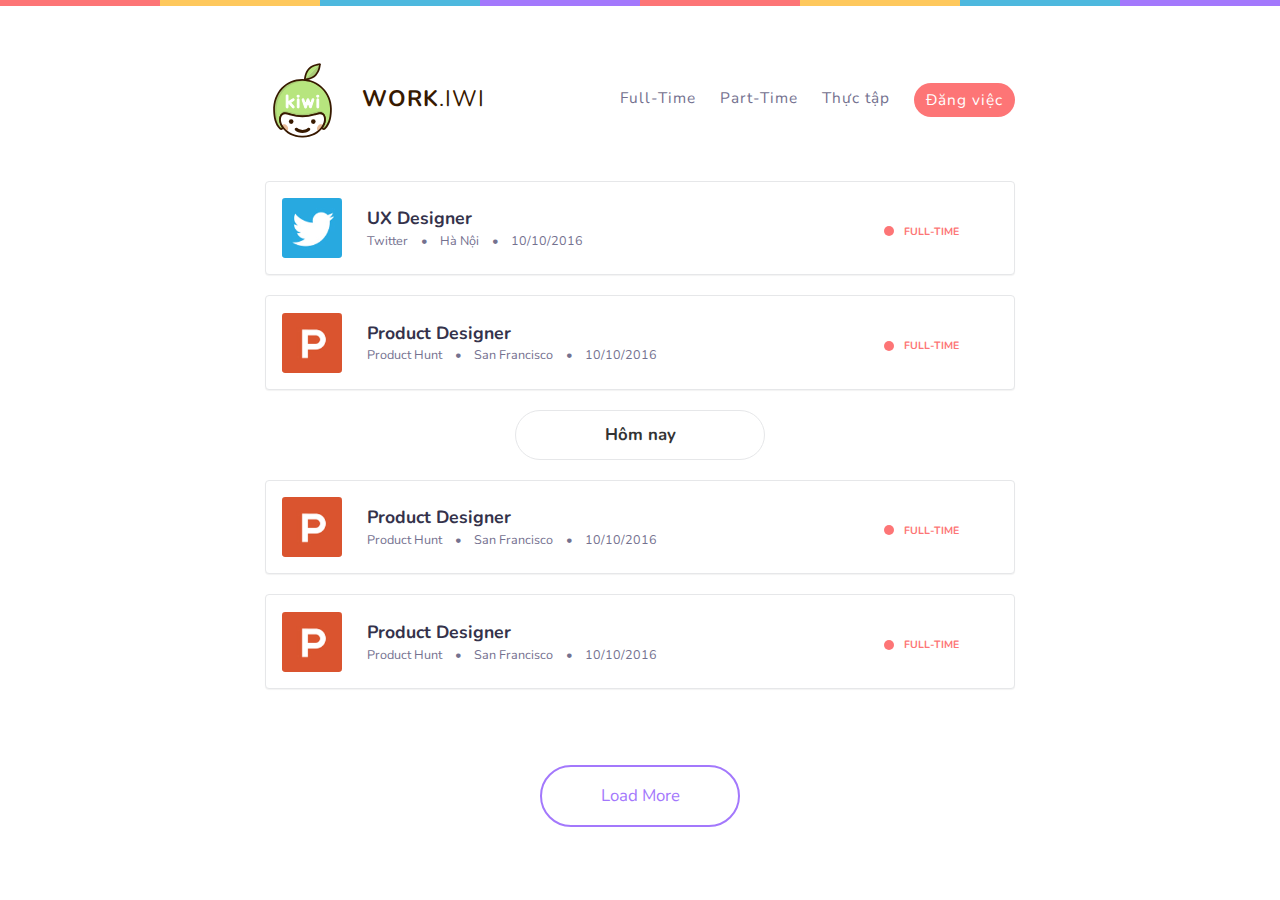
<file: template/index.html>
<!DOCTYPE html>
<html>
    <head>
        <meta charset="utf-8">
        <title>WorKiwi - Job Board</title>

        <meta name="viewport" content="width=device-width, initial-scale=1">
        <link rel="stylesheet" href="https://maxcdn.bootstrapcdn.com/bootstrap/3.3.7/css/bootstrap.min.css" integrity="sha384-BVYiiSIFeK1dGmJRAkycuHAHRg32OmUcww7on3RYdg4Va+PmSTsz/K68vbdEjh4u" crossorigin="anonymous">
        <link href="https://fonts.googleapis.com/css?family=Nunito:400,600,700" rel="stylesheet">
        <link rel="stylesheet" href="https://maxcdn.bootstrapcdn.com/font-awesome/4.7.0/css/font-awesome.min.css">
        <link rel="stylesheet" href="css\style.css">
    </head>

    <body>
        <div class="border"></div>

        <div class="wrapper">
            <header class="main_header clearfix">
                <div class="logo">
                    <a href="#">
                        <img src="img\smile.svg" alt="Smile">
                        <h1>Work<span>.iwi</span></h1>
                    </a>
                    
                </div>
                <nav class="main-nav">
                    <a href="#">Full-Time</a>
                    <a href="#">Part-Time</a>
                    <a href="#">Thực tập</a>
                    <a href="#" class="btn btn-default custom_btn">Đăng việc</a>
                </nav>
            </header>

            <!-- Timeline -->
            <div class="container-fluid timeline">
                <div class="row">
                    <div class="col-xs-12 item-wrapper">
                        <a href="job-detail.html">
                            <div class="panel panel-default">
                                <div class="panel-body item clearfix">
                                    <div class="image_wrapper">
                                        <img src="img\twitter.jpg" alt="Twitter">
                                    </div>
                                    <div class="info">
                                        <span class="job_title">UX Designer</span>
                                        <span class="job_info">Twitter <span>&bull;</span> Hà Nội <span>&bull;</span> 10/10/2016</span>
                                    </div>
                                    <span class="job_type full_time hidden-xs">Full-Time</span>
                                </div>
                            </div>
                        </a>
                    </div>

                    <div class="col-xs-12 item-wrapper">
                        <a href="#">
                            <div class="panel panel-default">
                                <div class="panel-body item clearfix">
                                    <div class="image_wrapper">
                                        <img src="img\product_hunt.jpg" alt="Product Hunt">
                                    </div>
                                    <div class="info">
                                        <span class="job_title">Product Designer</span>
                                        <span class="job_info">Product Hunt <span>&bull;</span> San Francisco <span>&bull;</span> 10/10/2016</span>
                                    </div>
                                    <span class="job_type full_time hidden-xs">Full-Time</span>
                                </div>
                            </div>
                        </a>
                    </div>

                    <div class="col-xs-4 col-xs-offset-4 date text-center">Hôm nay</div>

                    <div class="col-xs-12 item-wrapper">
                        <a href="#">
                            <div class="panel panel-default">
                                <div class="panel-body item clearfix">
                                    <div class="image_wrapper">
                                        <img src="img\product_hunt.jpg" alt="Product Hunt">
                                    </div>
                                    <div class="info">
                                        <span class="job_title">Product Designer</span>
                                        <span class="job_info">Product Hunt <span>&bull;</span> San Francisco <span>&bull;</span> 10/10/2016</span>
                                    </div>
                                    <span class="job_type full_time hidden-xs">Full-Time</span>
                                </div>
                            </div>
                        </a>
                    </div>

                    <div class="col-xs-12 item-wrapper">
                        <a href="#">
                            <div class="panel panel-default">
                                <div class="panel-body item clearfix">
                                    <div class="image_wrapper">
                                        <img src="img\product_hunt.jpg" alt="Product Hunt">
                                    </div>
                                    <div class="info">
                                        <span class="job_title">Product Designer</span>
                                        <span class="job_info">Product Hunt <span>&bull;</span> San Francisco <span>&bull;</span> 10/10/2016</span>
                                    </div>
                                    <span class="job_type full_time hidden-xs">Full-Time</span>
                                </div>
                            </div>
                        </a>
                    </div>
                </div>
                <div class="load_more">
                    <button class="button">Load More</button>
                </div>
            </div>
        </div>
    </body>
</html>
</file>
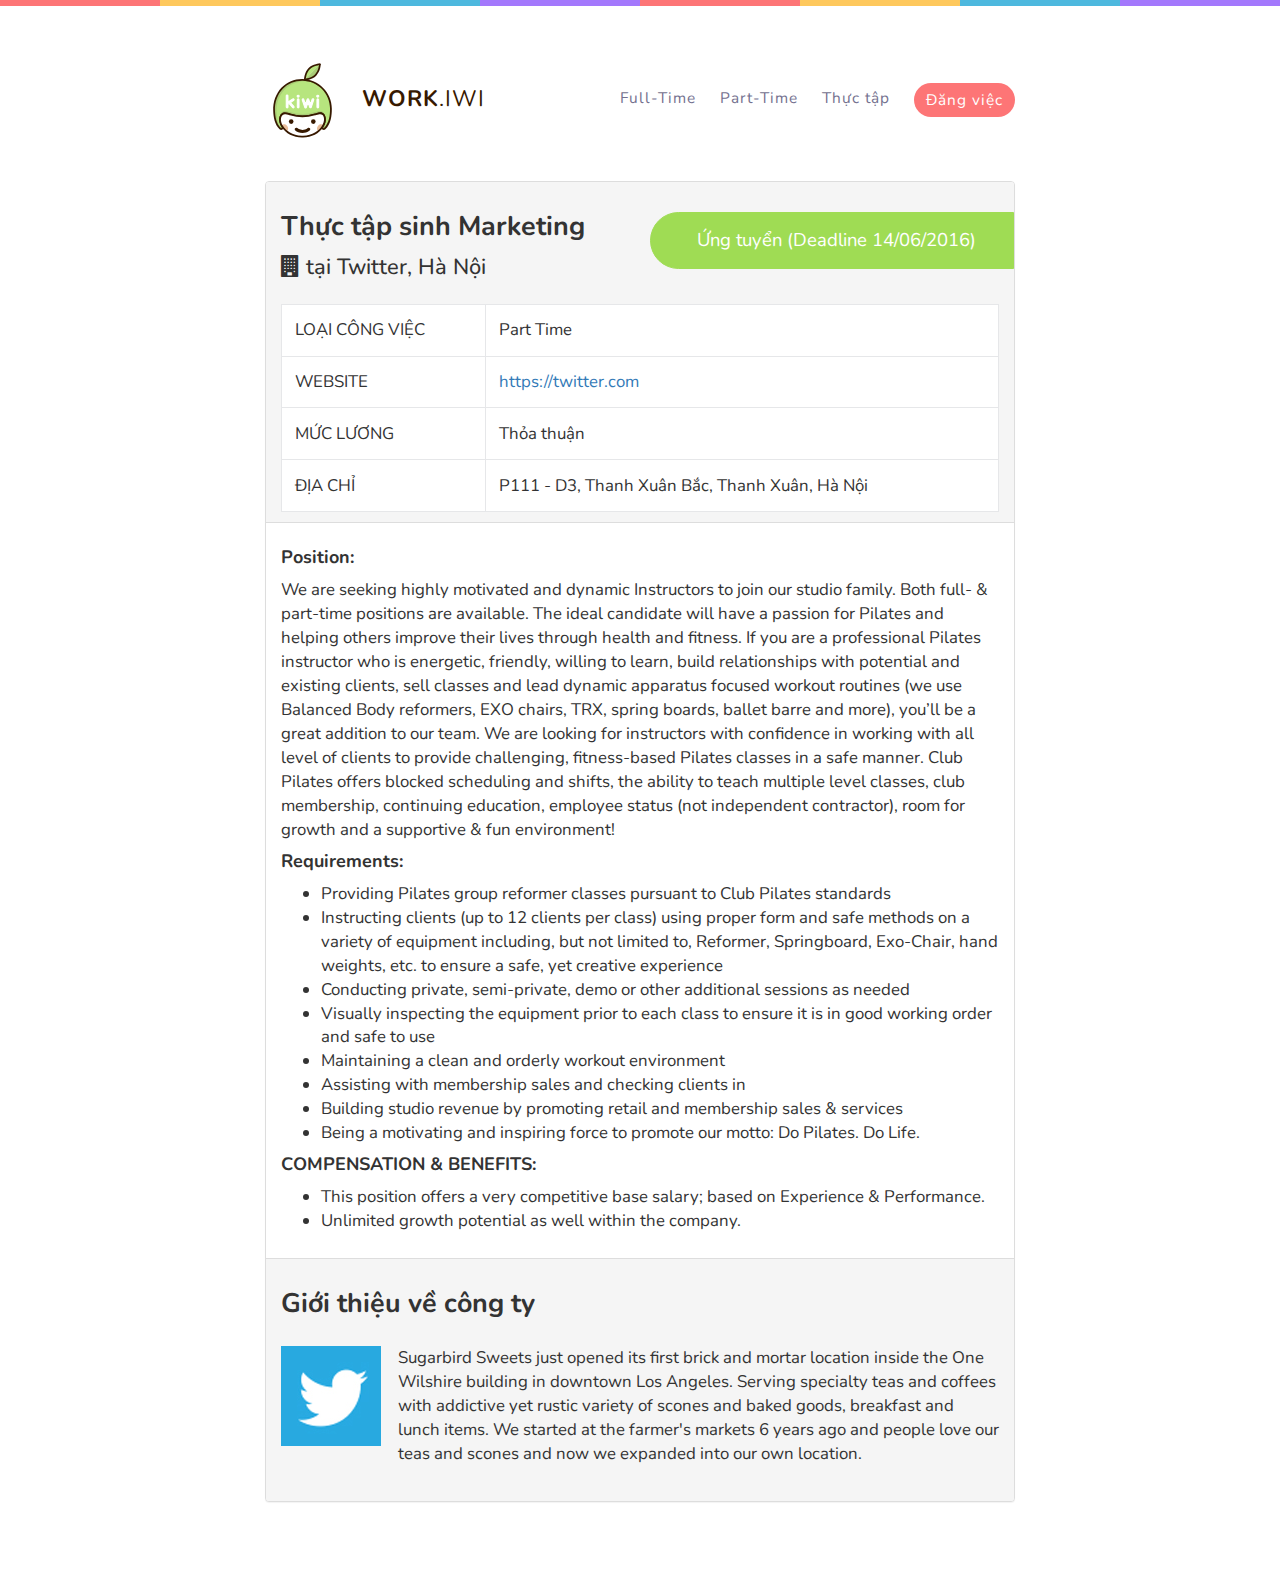
<file: template/job-detail.html>
<!DOCTYPE html>
<html>
    <head>
        <meta charset="utf-8">
        <title>WorKiwi - Job Detail</title>

        <meta name="viewport" content="width=device-width, initial-scale=1">
        <link rel="stylesheet" href="https://maxcdn.bootstrapcdn.com/bootstrap/3.3.7/css/bootstrap.min.css" integrity="sha384-BVYiiSIFeK1dGmJRAkycuHAHRg32OmUcww7on3RYdg4Va+PmSTsz/K68vbdEjh4u" crossorigin="anonymous">
        <link href="https://fonts.googleapis.com/css?family=Nunito:400,600,700" rel="stylesheet">
        <link rel="stylesheet" href="https://maxcdn.bootstrapcdn.com/font-awesome/4.7.0/css/font-awesome.min.css">
        <link rel="stylesheet" href="css\style.css">
    </head>

    <body>
        <div class="border"></div>

        <div class="wrapper">
            <header class="main_header clearfix">
                <div class="logo">
                    <a href="#">
                        <img src="img\smile.svg" alt="Smile">
                        <h1>Work<span>.iwi</span></h1>
                    </a>
                    
                </div>
                <nav class="main-nav">
                    <a href="#">Full-Time</a>
                    <a href="#">Part-Time</a>
                    <a href="#">Thực tập</a>
                    <a href="#" class="btn btn-default custom_btn">Đăng việc</a>
                </nav>
            </header>
            

            <!-- Detail -->

            <div class="container job_detail">
                <div class="row">
                    <div class="col-xs-12">
                        <div class="panel panel-default">
                            <div class="panel-heading">
                                <h3 class="job_detail_title">Thực tập sinh Marketing</h3>
                                <h4 class="job_detail_location"><i class="fa fa-building" aria-hidden="true"></i> tại Twitter, Hà Nội</h4>
                                <a href="#" class="btn btn-success job_detail_apply_lg hidden-xs">Ứng tuyển (Deadline 14/06/2016)</a>
                                <a href="#" class="btn btn-success job_detail_apply_sm visible-xs">Ứng tuyển <br>
                                (Deadline 14/06/2016)</a>
                                <table class="job_detail_brief">
                                    <tbody>
                                        <tr>
                                            <td>LOẠI CÔNG VIỆC</td>
                                            <td>Part Time</td>
                                        </tr>
                                        <tr>
                                            <td>WEBSITE</td>
                                            <td><a href="#">https://twitter.com</a></td>
                                        </tr>
                                        <tr>
                                            <td>MỨC LƯƠNG</td>
                                            <td>Thỏa thuận</td>
                                        </tr>
                                        <tr>
                                            <td>ĐỊA CHỈ</td>
                                            <td>P111 - D3, Thanh Xuân Bắc, Thanh Xuân, Hà Nội</td>
                                        </tr>
                                    </tbody>
                                </table>
                            </div>
                            <div class="panel-body">
                                <h4>Position:</h4>
                                <p>
                                    We are seeking highly motivated and dynamic Instructors to join our studio family. Both full- & part-time positions are available. The ideal candidate will have a passion for Pilates and helping others improve their lives through health and fitness. If you are a professional Pilates instructor who is energetic, friendly, willing to learn, build relationships with potential and existing clients, sell classes and lead dynamic apparatus focused workout routines (we use Balanced Body reformers, EXO chairs, TRX, spring boards, ballet barre and more), you’ll be a great addition to our team. We are looking for instructors with confidence in working with all level of clients to provide challenging, fitness-based Pilates classes in a safe manner. Club Pilates offers blocked scheduling and shifts, the ability to teach multiple level classes, club membership, continuing education, employee status (not independent contractor), room for growth and a supportive & fun environment!
                                </p>
                                <h4>Requirements:</h4>
                                <p>
                                    <ul>
                                        <li>
                                            Providing Pilates group reformer classes pursuant to Club Pilates standards
                                        </li>
                                        <li>
                                            Instructing clients (up to 12 clients per class) using proper form and safe methods on a variety of equipment including, but not limited to, Reformer, Springboard, Exo-Chair, hand weights, etc. to ensure a safe, yet creative experience
                                        </li>
                                        <li>
                                            Conducting private, semi-private, demo or other additional sessions as needed
                                        </li>
                                        <li>
                                            Visually inspecting the equipment prior to each class to ensure it is in good working order and safe to use
                                        </li>
                                        <li>
                                            Maintaining a clean and orderly workout environment
                                        </li>
                                        <li>
                                            Assisting with membership sales and checking clients in
                                        </li>
                                        <li>
                                            Building studio revenue by promoting retail and membership sales & services
                                        </li>
                                        <li>
                                            Being a motivating and inspiring force to promote our motto: Do Pilates. Do Life.
                                        </li>
                                    </ul>
                                </p>
                                <h4>COMPENSATION & BENEFITS:</h4>
                                <ul>
                                    <li>
                                        This position offers a very competitive base salary; based on Experience & Performance.
                                    </li>
                                    <li>
                                        Unlimited growth potential as well within the company.
                                    </li>
                                </ul>
                            </div>

                            <div class="panel-footer">
                                <h3>Giới thiệu về công ty</h3>
                                <p class="job_detail_logo">
                                    <img src="img/twitter.jpg" alt="">
                                    Sugarbird Sweets just opened its first brick and mortar location inside the One Wilshire building in downtown Los Angeles. Serving specialty teas and coffees with  addictive yet rustic variety of scones and baked goods, breakfast and lunch items. 

We started at the farmer's markets 6 years ago and people love our teas and scones and now we expanded into our own location.
                                </p>
                            </div>
                        </div>
                    </div>
                </div>
            </div>
        </div>
    </body>
</file>
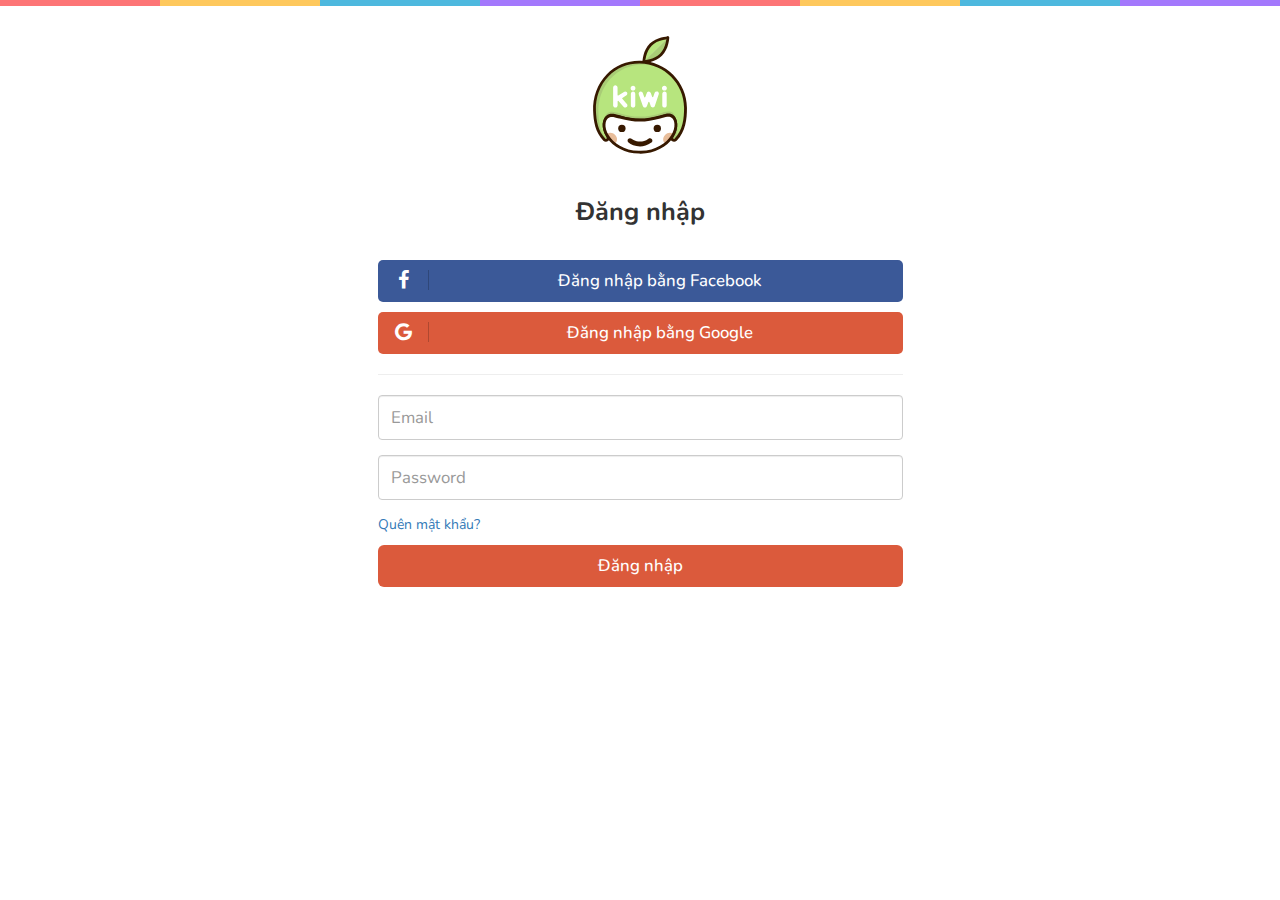
<file: template/sign-in.html>
<!DOCTYPE html>
<html>
    <head>
        <meta charset="utf-8">
        <title>WorKiwi - Sign In</title>

        <meta name="viewport" content="width=device-width, initial-scale=1">
        <link rel="stylesheet" href="https://maxcdn.bootstrapcdn.com/bootstrap/3.3.7/css/bootstrap.min.css" integrity="sha384-BVYiiSIFeK1dGmJRAkycuHAHRg32OmUcww7on3RYdg4Va+PmSTsz/K68vbdEjh4u" crossorigin="anonymous">
        <link href="https://fonts.googleapis.com/css?family=Nunito:400,600,700" rel="stylesheet">
        <link rel="stylesheet" href="https://maxcdn.bootstrapcdn.com/font-awesome/4.7.0/css/font-awesome.min.css">
        <link rel="stylesheet" href="css\style.css">
    </head>

    <body>
        <div class="border"></div>

        <div class="container">
            <div class="row">
                <div class="col-md-6 col-md-offset-3">
                    <div class="logo-login">
                        <a href="#"><img src="img/smile.svg" class="img-responsive" alt=""></a>
                    </div>
                    <div class="at-form">
      
                        <div class="at-title">
                            <h3>Đăng nhập</h3>
                        </div>
      
                        <div class="at-oauth">
    
                            <button class="btn at-social-btn" id="at-facebook" name="facebook">
                                <i class="fa fa-facebook"></i> Đăng nhập bằng Facebook
                            </button>
    
    
                            <button class="btn at-social-btn" id="at-google" name="google">
                                <i class="fa fa-google"></i> Đăng nhập bằng Google
                            </button>
    
                        </div>

                        <hr>
          
                        <div class="at-pwd-form">
                            <form role="form" id="at-pwd-form">
                                <fieldset>
                                    <div class="at-input form-group">
                                        <label class="control-label sr-only" for="at-field-email">
                                        Email 
                                        </label>
                                        <input type="email" class="form-control" id="at-field-email" name="at-field-email" placeholder="Email" autocapitalize="none" autocorrect="off">
                                    </div>
        
                                    <div class="at-input form-group">
                                        <label class="control-label sr-only" for="at-field-password">
                                        Password 
                                        </label>
                                        <input type="password" class="form-control" id="at-field-password" name="at-field-password" placeholder="Password" autocapitalize="none" autocorrect="off">
                                    </div>

                                    <div class="at-pwd-link">
                                        <p>
                                            <a href="#" id="at-forgotPwd" class="at-link at-pwd">Quên mật khẩu?</a>
                                        </p>
                                    </div>
            
                                    <button type="submit" class="at-btn submit btn btn-lg btn-block btn-default" id="at-btn">
                                        Đăng nhập
                                    </button>
																</fieldset>
                            </form>
                        </div>
                    </div>
                </div>
            </div>
        </div>
    </body>
</html>
</file>
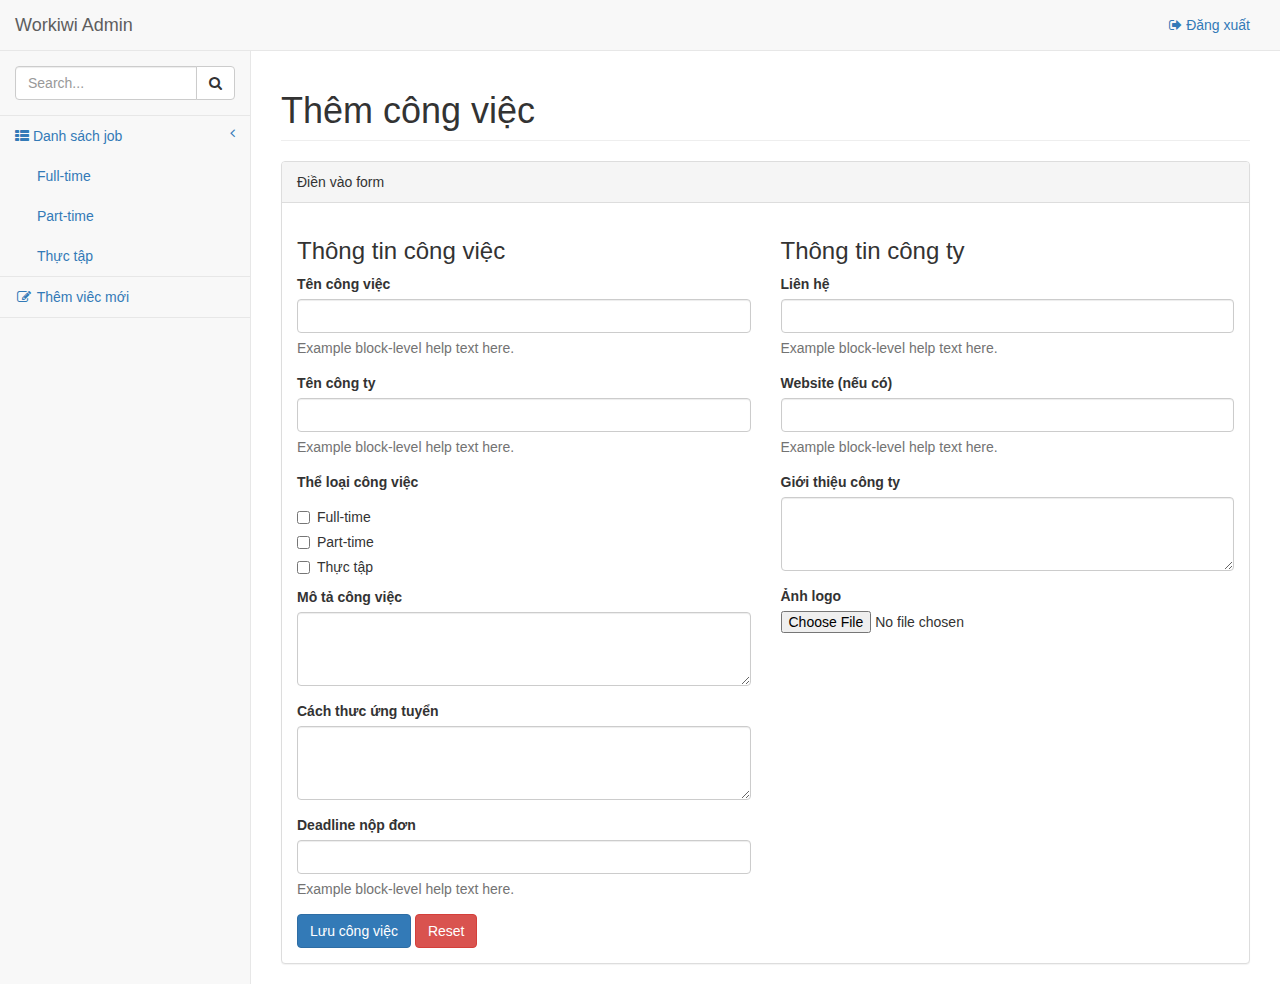
<file: template/admin/admin-form.html>
<!DOCTYPE html>
<html>
    <head>
        <meta charset="utf-8">
        <meta http-equiv="X-UA-Compatible" content="IE=edge">
        <meta name="viewport" content="width=device-width, initial-scale=1">
        <meta name="description" content="">
        <meta name="author" content="">

        <title>Workiwi | Admin</title>
        <link rel="stylesheet" href="https://maxcdn.bootstrapcdn.com/bootstrap/3.3.7/css/bootstrap.min.css" integrity="sha384-BVYiiSIFeK1dGmJRAkycuHAHRg32OmUcww7on3RYdg4Va+PmSTsz/K68vbdEjh4u" crossorigin="anonymous">
        <link href="https://fonts.googleapis.com/css?family=Nunito:400,600,700" rel="stylesheet">
        <link rel="stylesheet" href="https://maxcdn.bootstrapcdn.com/font-awesome/4.7.0/css/font-awesome.min.css">
        <link rel="stylesheet" href="../css/admin.css">
    </head>
    <body>
        <div id="wrapper">
            <nav class="navbar navbar-default navbar-static-top" role="navigation" style="margin-bottom: 0">
                <!-- Brand and toggle get grouped for better mobile display -->
                <div class="navbar-header">
                    <button type="button" class="navbar-toggle" data-toggle="collapse" data-target=".navbar-collapse">
                        <span class="sr-only">Toggle navigation</span>
                        <span class="icon-bar"></span>
                        <span class="icon-bar"></span>
                        <span class="icon-bar"></span>
                    </button>
                    <a class="navbar-brand" href="#">Workiwi Admin</a>
                </div>

                <!-- Collect the nav links, forms, and other content for toggling -->
                <ul class="nav navbar-top-links navbar-right">
                    <li><a href="#"><i class="fa fa-sign-out" aria-hidden="true"></i> Đăng xuất</a></li>
                </ul>

                <div class="navbar-default sidebar" role="navigation">
                    <div class="sidebar-nav navbar-collapse">
                        <ul class="nav" id="side-menu">
                            <li class="sidebar-search">
                                <div class="input-group custom-search-form">
                                    <input type="text" class="form-control" placeholder="Search...">
                                    <span class="input-group-btn">
                                    <button class="btn btn-default" type="button">
                                        <i class="fa fa-search"></i>
                                    </button>
                                </span>
                                </div>
                                <!-- /input-group -->
                            </li>
                            <li>
                                <a href="#"><i class="fa fa-th-list"></i> Danh sách job<span class="fa arrow"></span></a>
                                <ul class="nav nav-second-level">
                                    <li>
                                        <a href="panels-wells.html">Full-time</a>
                                    </li>
                                    <li>
                                        <a href="buttons.html">Part-time</a>
                                    </li>
                                    <li>
                                        <a href="notifications.html">Thực tập</a>
                                    </li>
                                </ul>
                                <!-- /.nav-second-level -->
                            </li>
                            <li>
                                <a href="forms.html"><i class="fa fa-edit fa-fw"></i> Thêm viêc mới</a>
                            </li>
                        </ul>
                    </div>
                </div>
            </nav>


            <div id="page-wrapper">
            <div class="row">
                <div class="col-lg-12">
                    <h1 class="page-header">Thêm công việc</h1>
                </div>
                <!-- /.col-lg-12 -->
            </div>
            <!-- /.row -->
            <div class="row">
                <div class="col-lg-12">
                    <div class="panel panel-default">
                        <div class="panel-heading">
                            Điền vào form
                        </div>
                        <div class="panel-body">
                            <div class="row">
                                
                                <form role="form">
                                    <div class="col-lg-6">
                                        <h3>Thông tin công việc</h3>
                                    
                                        <div class="form-group">
                                            <label>Tên công việc</label>
                                            <input class="form-control">
                                            <p class="help-block">Example block-level help text here.</p>
                                        </div>
                                        <div class="form-group">
                                            <label>Tên công ty</label>
                                            <input class="form-control">
                                            <p class="help-block">Example block-level help text here.</p>
                                        </div>
                                        <div class="<f></f>orm-group">
                                            <label>Thể loại công việc</label>
                                            <div class="checkbox">
                                                <label>
                                                    <input type="checkbox" value="">Full-time
                                                </label>
                                            </div>
                                            <div class="checkbox">
                                                <label>
                                                    <input type="checkbox" value="">Part-time
                                                </label>
                                            </div>
                                            <div class="checkbox">
                                                <label>
                                                    <input type="checkbox" value="">Thực tập
                                                </label>
                                            </div>
                                        </div>
                                        <div class="form-group">
                                            <label>Mô tả công việc</label>
                                            <textarea class="form-control" rows="3"></textarea>
                                        </div>
                                        <div class="form-group">
                                            <label>Cách thưc ứng tuyển</label>
                                            <textarea class="form-control" rows="3"></textarea>
                                        </div>
                                         <div class="form-group">
                                            <label>Deadline nộp đơn</label>
                                            <input class="form-control">
                                            <p class="help-block">Example block-level help text here.</p>
                                        </div>
                                        <button type="submit" class="btn btn-primary">Lưu công việc</button>
                                        <button type="reset" class="btn btn-danger">Reset <form action=""></form></button>
                                    </div>
                                <!-- /.col-lg-6 (nested) -->
                                    <div class="col-lg-6">
                                        <h3>Thông tin công ty</h3>
                                        <div class="form-group">
                                            <label>Liên hệ</label>
                                            <input class="form-control">
                                            <p class="help-block">Example block-level help text here.</p>
                                        </div>
                                        <div class="form-group">
                                            <label>Website (nếu có)</label>
                                            <input class="form-control">
                                            <p class="help-block">Example block-level help text here.</p>
                                        </div>
                                        <div class="form-group">
                                            <label>Giới thiệu công ty</label>
                                            <textarea class="form-control" rows="3"></textarea>
                                        </div><div class="form-group">
                                            <label>Ảnh logo</label>
                                            <input type="file">
                                        </div>
                                    </form>
                                
                                    </form>
                                </div>
                                <!-- /.col-lg-6 (nested) -->
                            </div>
                            <!-- /.row (nested) -->
                        </div>
                        <!-- /.panel-body -->
                    </div>
                    <!-- /.panel -->
                </div>
                <!-- /.col-lg-12 -->
            </div>
            <!-- /.row -->
        </div>
        <!-- /#page-wrapper -->
        </div>
    <body>
</html>
</file>
<file: template/css/admin.css>
body{background-color:#f8f8f8}#wrapper{width:100%}#page-wrapper{padding:0 15px;min-height:568px;background-color:white}@media (min-width:768px){#page-wrapper{position:inherit;margin:0 0 0 250px;padding:0 30px;border-left:1px solid #e7e7e7}}.navbar-top-links{margin-right:0}.navbar-top-links li{display:inline-block}.navbar-top-links li:last-child{margin-right:15px}.navbar-top-links li a{padding:15px;min-height:50px}.navbar-top-links .dropdown-menu li{display:block}.navbar-top-links .dropdown-menu li:last-child{margin-right:0}.navbar-top-links .dropdown-menu li a{padding:3px 20px;min-height:0}.navbar-top-links .dropdown-menu li a div{white-space:normal}.navbar-top-links .dropdown-alerts,.navbar-top-links .dropdown-messages,.navbar-top-links .dropdown-tasks{width:310px;min-width:0}.navbar-top-links .dropdown-messages{margin-left:5px}.navbar-top-links .dropdown-tasks{margin-left:-59px}.navbar-top-links .dropdown-alerts{margin-left:-123px}.navbar-top-links .dropdown-user{right:0;left:auto}.sidebar .sidebar-nav.navbar-collapse{padding-left:0;padding-right:0}.sidebar .sidebar-search{padding:15px}.sidebar ul li{border-bottom:1px solid #e7e7e7}.sidebar ul li a.active{background-color:#eeeeee}.sidebar .arrow{float:right}.sidebar .fa.arrow:before{content:"\f104"}.sidebar .active>a>.fa.arrow:before{content:"\f107"}.sidebar .nav-second-level li,.sidebar .nav-third-level li{border-bottom:none!important}.sidebar .nav-second-level li a{padding-left:37px}.sidebar .nav-third-level li a{padding-left:52px}@media (min-width:768px){.sidebar{z-index:1;position:absolute;width:250px;margin-top:51px}.navbar-top-links .dropdown-alerts,.navbar-top-links .dropdown-messages,.navbar-top-links .dropdown-tasks{margin-left:auto}}.btn-outline{color:inherit;background-color:transparent;transition:all .5s}.btn-primary.btn-outline{color:#428bca}.btn-success.btn-outline{color:#5cb85c}.btn-info.btn-outline{color:#5bc0de}.btn-warning.btn-outline{color:#f0ad4e}.btn-danger.btn-outline{color:#d9534f}.btn-danger.btn-outline:hover,.btn-info.btn-outline:hover,.btn-primary.btn-outline:hover,.btn-success.btn-outline:hover,.btn-warning.btn-outline:hover{color:white}.chat{margin:0;padding:0;list-style:none}.chat li{margin-bottom:10px;padding-bottom:5px;border-bottom:1px dotted #999999}.chat li.left .chat-body{margin-left:60px}.chat li.right .chat-body{margin-right:60px}.chat li .chat-body p{margin:0}.chat .glyphicon,.panel .slidedown .glyphicon{margin-right:5px}.chat-panel .panel-body{height:350px;overflow-y:scroll}.login-panel{margin-top:25%}.flot-chart{display:block;height:400px}.flot-chart-content{width:100%;height:100%}table.dataTable thead .sorting,table.dataTable thead .sorting_asc,table.dataTable thead .sorting_asc_disabled,table.dataTable thead .sorting_desc,table.dataTable thead .sorting_desc_disabled{background:transparent}table.dataTable thead .sorting_asc:after{content:"\f0de";float:right;font-family:fontawesome}table.dataTable thead .sorting_desc:after{content:"\f0dd";float:right;font-family:fontawesome}table.dataTable thead .sorting:after{content:"\f0dc";float:right;font-family:fontawesome;color:rgba(50, 50, 50, 0.5)}.btn-circle{width:30px;height:30px;padding:6px 0;border-radius:15px;text-align:center;font-size:12px;line-height:1.428571429}.btn-circle.btn-lg{width:50px;height:50px;padding:10px 16px;border-radius:25px;font-size:18px;line-height:1.33}.btn-circle.btn-xl{width:70px;height:70px;padding:10px 16px;border-radius:35px;font-size:24px;line-height:1.33}.show-grid [class^=col-]{padding-top:10px;padding-bottom:10px;border:1px solid #ddd;background-color:#eee!important}.show-grid{margin:15px 0}.huge{font-size:40px}.panel-green{border-color:#5cb85c}.panel-green>.panel-heading{border-color:#5cb85c;color:white;background-color:#5cb85c}.panel-green>a{color:#5cb85c}.panel-green>a:hover{color:#3d8b3d}.panel-red{border-color:#d9534f}.panel-red>.panel-heading{border-color:#d9534f;color:white;background-color:#d9534f}.panel-red>a{color:#d9534f}.panel-red>a:hover{color:#b52b27}.panel-yellow{border-color:#f0ad4e}.panel-yellow>.panel-heading{border-color:#f0ad4e;color:white;background-color:#f0ad4e}.panel-yellow>a{color:#f0ad4e}.panel-yellow>a:hover{color:#df8a13}.timeline{position:relative;padding:20px 0 20px;list-style:none}.timeline:before{content:" ";position:absolute;top:0;bottom:0;left:50%;width:3px;margin-left:-1.5px;background-color:#eeeeee}.timeline>li{position:relative;margin-bottom:20px}.timeline>li:after,.timeline>li:before{content:" ";display:table}.timeline>li:after{clear:both}.timeline>li:after,.timeline>li:before{content:" ";display:table}.timeline>li:after{clear:both}.timeline>li>.timeline-panel{float:left;position:relative;width:46%;padding:20px;border:1px solid #d4d4d4;border-radius:2px;-webkit-box-shadow:0 1px 6px rgba(0, 0, 0, 0.175);box-shadow:0 1px 6px rgba(0, 0, 0, 0.175)}.timeline>li>.timeline-panel:before{content:" ";display:inline-block;position:absolute;top:26px;right:-15px;border-top:15px solid transparent;border-right:0 solid #ccc;border-bottom:15px solid transparent;border-left:15px solid #ccc}.timeline>li>.timeline-panel:after{content:" ";display:inline-block;position:absolute;top:27px;right:-14px;border-top:14px solid transparent;border-right:0 solid #fff;border-bottom:14px solid transparent;border-left:14px solid #fff}.timeline>li>.timeline-badge{z-index:100;position:absolute;top:16px;left:50%;width:50px;height:50px;margin-left:-25px;border-radius:50% 50% 50% 50%;text-align:center;font-size:1.4em;line-height:50px;color:#fff;background-color:#999999}.timeline>li.timeline-inverted>.timeline-panel{float:right}.timeline>li.timeline-inverted>.timeline-panel:before{right:auto;left:-15px;border-right-width:15px;border-left-width:0}.timeline>li.timeline-inverted>.timeline-panel:after{right:auto;left:-14px;border-right-width:14px;border-left-width:0}.timeline-badge.primary{background-color:#2e6da4!important}.timeline-badge.success{background-color:#3f903f!important}.timeline-badge.warning{background-color:#f0ad4e!important}.timeline-badge.danger{background-color:#d9534f!important}.timeline-badge.info{background-color:#5bc0de!important}.timeline-title{margin-top:0;color:inherit}.timeline-body>p,.timeline-body>ul{margin-bottom:0}.timeline-body>p+p{margin-top:5px}@media (max-width:767px){ul.timeline:before{left:40px}ul.timeline>li>.timeline-panel{width:calc(10%);width:-moz-calc(10%);width:-webkit-calc(10%)}ul.timeline>li>.timeline-badge{top:16px;left:15px;margin-left:0}ul.timeline>li>.timeline-panel{float:right}ul.timeline>li>.timeline-panel:before{right:auto;left:-15px;border-right-width:15px;border-left-width:0}ul.timeline>li>.timeline-panel:after{right:auto;left:-14px;border-right-width:14px;border-left-width:0}}td .active{display:inline-block;margin:auto;color:#19B5FE}td .deactive{color:#6C7A89}
</file>
